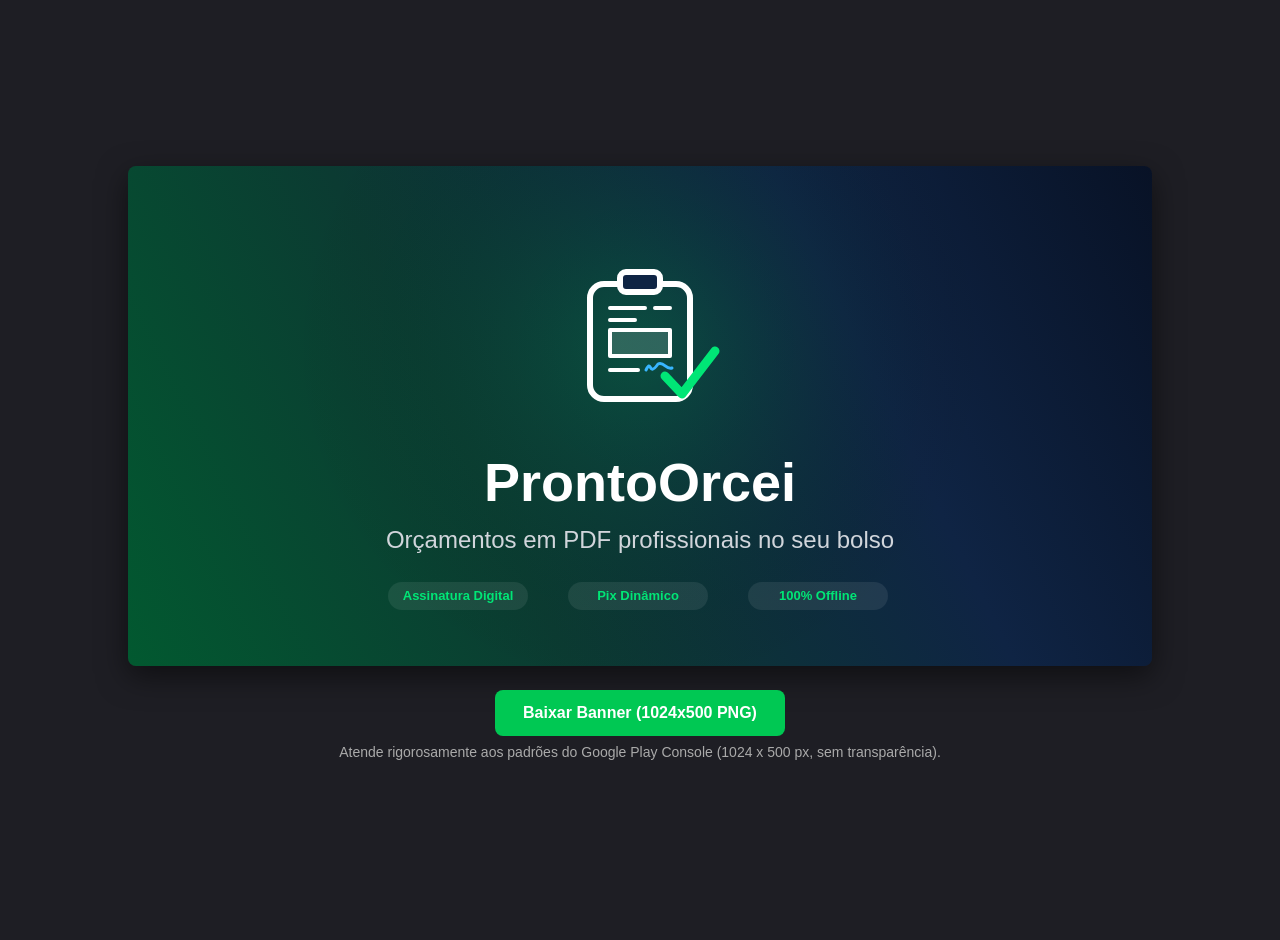
<file: banner.html>
<!DOCTYPE html>
<html lang="pt-BR">

<head>
    <meta charset="UTF-8">
    <title>Gerador de Banner ProntoOrcei (1024x500)</title>
    <style>
        body {
            background: #1e1e24;
            color: #fff;
            font-family: -apple-system, BlinkMacSystemFont, "Segoe UI", Roboto, Helvetica, Arial, sans-serif;
            display: flex;
            flex-direction: column;
            align-items: center;
            justify-content: center;
            min-height: 100vh;
            margin: 0;
            padding: 20px;
        }

        canvas {
            box-shadow: 0 10px 30px rgba(0, 0, 0, 0.5);
            border-radius: 8px;
            max-width: 100%;
            height: auto;
        }

        button {
            margin-top: 24px;
            padding: 14px 28px;
            font-size: 16px;
            font-weight: 600;
            background: #00C853;
            color: #fff;
            border: none;
            border-radius: 8px;
            cursor: pointer;
            transition: background 0.2s, transform 0.1s;
        }

        button:hover {
            background: #00E676;
            transform: translateY(-2px);
        }

        p {
            color: #aaa;
            margin-top: 8px;
            font-size: 14px;
        }
    </style>
</head>

<body>

    <canvas id="banner" width="1024" height="500"></canvas>
    <button id="downloadBtn">Baixar Banner (1024x500 PNG)</button>
    <p>Atende rigorosamente aos padrões do Google Play Console (1024 x 500 px, sem transparência).</p>

    <script>
        const canvas = document.getElementById('banner');
        const ctx = canvas.getContext('2d');

        // 1. Fundo Gradiente (Verde vibrante para azul escuro profundo)
        const gradient = ctx.createLinearGradient(0, 500, 1024, 0);
        gradient.addColorStop(0, '#025930');
        gradient.addColorStop(0.35, '#0b3b32');
        gradient.addColorStop(0.7, '#0f2444');
        gradient.addColorStop(1, '#081226');
        ctx.fillStyle = gradient;
        ctx.fillRect(0, 0, 1024, 500);

        // Efeitos sutis de iluminação de fundo (glow)
        const glow = ctx.createRadialGradient(512, 180, 20, 512, 180, 350);
        glow.addColorStop(0, 'rgba(0, 200, 83, 0.18)');
        glow.addColorStop(1, 'rgba(0, 0, 0, 0)');
        ctx.fillStyle = glow;
        ctx.fillRect(0, 0, 1024, 500);

        // 2. Desenho do Ícone Central (Prancheta estilizada)
        const cx = 512;
        const cy = 160;

        ctx.save();
        ctx.translate(cx - 50, cy - 60);

        // Borda da Prancheta
        ctx.strokeStyle = '#FFFFFF';
        ctx.lineWidth = 6;
        ctx.lineCap = 'round';
        ctx.lineJoin = 'round';

        // Retângulo arredondado do corpo da prancheta
        ctx.beginPath();
        ctx.roundRect(0, 18, 100, 115, 14);
        ctx.stroke();

        // Clipe do topo
        ctx.beginPath();
        ctx.roundRect(30, 6, 40, 20, 6);
        ctx.fillStyle = '#0f2444';
        ctx.fill();
        ctx.stroke();

        // Linhas internas simulando o orçamento/tabela
        ctx.lineWidth = 4;
        ctx.beginPath();
        ctx.moveTo(20, 42); ctx.lineTo(55, 42);
        ctx.moveTo(65, 42); ctx.lineTo(80, 42);
        ctx.moveTo(20, 54); ctx.lineTo(45, 54);
        ctx.stroke();

        // Bloco central destacado (tabela de itens)
        ctx.fillStyle = 'rgba(255, 255, 255, 0.15)';
        ctx.fillRect(20, 64, 60, 26);
        ctx.strokeRect(20, 64, 60, 26);

        // Linha inferior
        ctx.beginPath();
        ctx.moveTo(20, 104); ctx.lineTo(48, 104);
        ctx.stroke();

        // Assinatura estilizada em azul
        ctx.strokeStyle = '#38B6FF';
        ctx.lineWidth = 3;
        ctx.beginPath();
        ctx.moveTo(56, 104);
        ctx.bezierCurveTo(62, 92, 58, 112, 68, 98);
        ctx.bezierCurveTo(74, 95, 76, 104, 82, 102);
        ctx.stroke();

        // Ícone de Check verde (Aprovado / Feito)
        ctx.strokeStyle = '#00E676';
        ctx.lineWidth = 9;
        ctx.beginPath();
        ctx.moveTo(75, 110);
        ctx.lineTo(92, 128);
        ctx.lineTo(125, 85);
        ctx.stroke();

        ctx.restore();

        // 3. Tipografia: Nome do Aplicativo
        ctx.textAlign = 'center';
        ctx.textBaseline = 'middle';
        ctx.fillStyle = '#FFFFFF';
        ctx.font = 'bold 54px -apple-system, BlinkMacSystemFont, "Segoe UI", Roboto, sans-serif';
        ctx.fillText('ProntoOrcei', 512, 320);

        // 4. Tipografia: Frase de Destaque
        ctx.fillStyle = '#D1D5DB';
        ctx.font = '500 24px -apple-system, BlinkMacSystemFont, "Segoe UI", Roboto, sans-serif';
        ctx.fillText('Orçamentos em PDF profissionais no seu bolso', 512, 375);

        // 5. Badges/Tags de Funcionalidades (Rodapé limpo)
        const tags = ['Assinatura Digital', 'Pix Dinâmico', '100% Offline'];
        const startX = 330;
        const tagY = 430;

        ctx.font = '600 13px -apple-system, BlinkMacSystemFont, "Segoe UI", Roboto, sans-serif';
        tags.forEach((tag, idx) => {
            const x = startX + (idx * 180);

            // Fundo do badge
            ctx.fillStyle = 'rgba(255, 255, 255, 0.08)';
            ctx.beginPath();
            ctx.roundRect(x - 70, tagY - 14, 140, 28, 14);
            ctx.fill();

            // Texto do badge
            ctx.fillStyle = '#00E676';
            ctx.fillText(tag, x, tagY);
        });

        // Função de Download do PNG
        document.getElementById('downloadBtn').addEventListener('click', () => {
            const link = document.createElement('a');
            link.download = 'feature-graphic-prontoorcei.png';
            link.href = canvas.toDataURL('image/png');
            link.click();
        });
    </script>
</body>

</html>
</file>
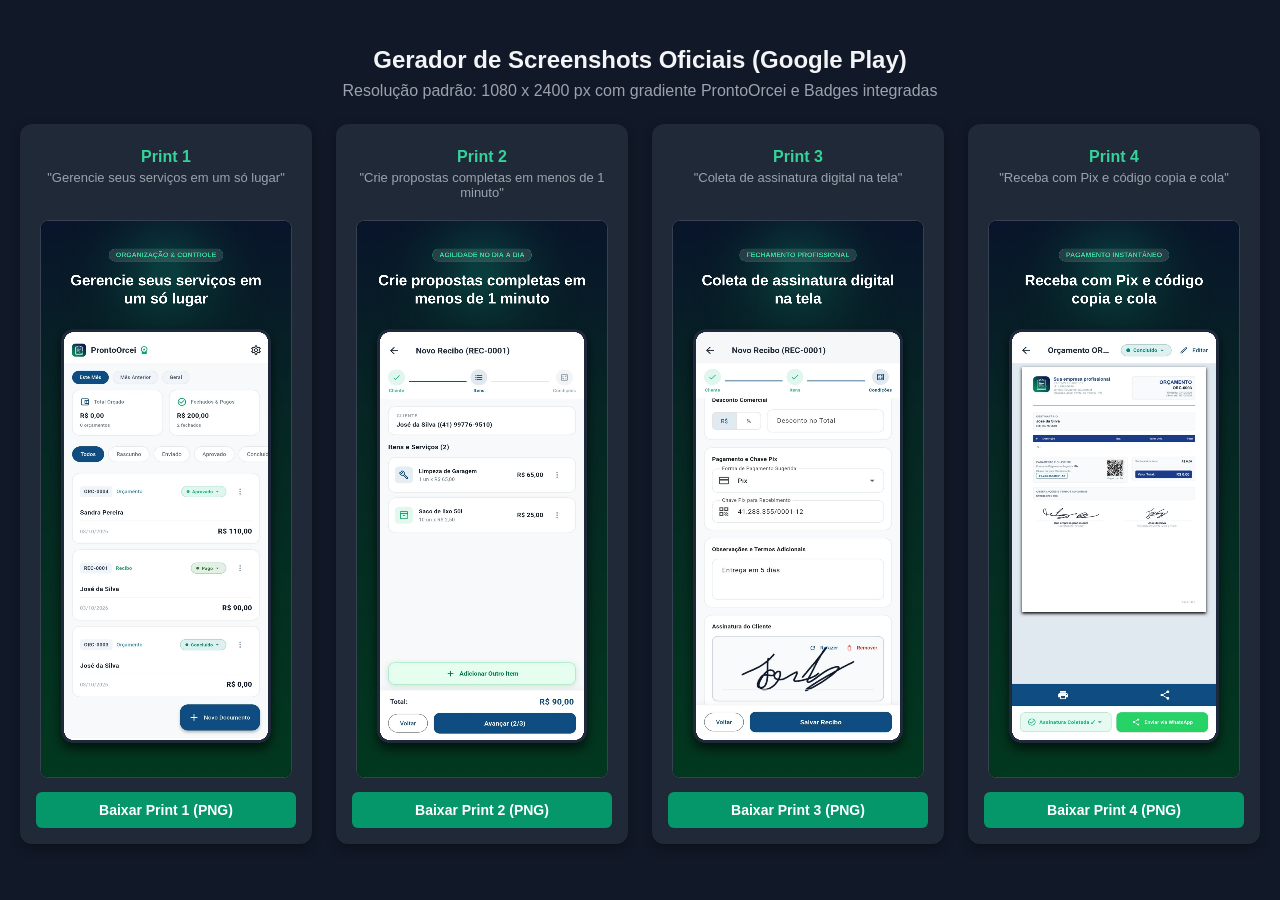
<file: screenshots_generator.html>
<!DOCTYPE html>
<html lang="pt-BR">

<head>
    <meta charset="UTF-8">
    <title>Gerador de Prints com Badges - ProntoOrcei</title>
    <style>
        body {
            background: #111827;
            color: #f3f4f6;
            font-family: -apple-system, BlinkMacSystemFont, "Segoe UI", Roboto, sans-serif;
            margin: 0;
            padding: 30px 20px;
            display: flex;
            flex-direction: column;
            align-items: center;
        }

        h1 {
            font-size: 24px;
            margin-bottom: 8px;
        }

        p {
            color: #9ca3af;
            margin-top: 0;
            margin-bottom: 24px;
        }

        .grid {
            display: grid;
            grid-template-columns: repeat(auto-fit, minmax(280px, 1fr));
            gap: 24px;
            width: 100%;
            max-width: 1300px;
        }

        .card {
            background: #1f2937;
            border-radius: 12px;
            padding: 16px;
            display: flex;
            flex-direction: column;
            align-items: center;
            box-shadow: 0 4px 12px rgba(0, 0, 0, 0.3);
        }

        .card h3 {
            margin: 8px 0 4px 0;
            font-size: 16px;
            color: #34d399;
        }

        .card span {
            font-size: 13px;
            color: #9ca3af;
            text-align: center;
            margin-bottom: 12px;
            height: 38px;
        }

        canvas {
            width: 100%;
            max-width: 250px;
            height: auto;
            border-radius: 8px;
            border: 1px solid #374151;
            background: #000;
        }

        button {
            margin-top: 14px;
            width: 100%;
            padding: 10px;
            font-size: 14px;
            font-weight: 600;
            background: #059669;
            color: white;
            border: none;
            border-radius: 6px;
            cursor: pointer;
            transition: background 0.2s;
        }

        button:hover {
            background: #10b981;
        }
    </style>
</head>

<body>

    <h1>Gerador de Screenshots Oficiais (Google Play)</h1>
    <p>Resolução padrão: 1080 x 2400 px com gradiente ProntoOrcei e Badges integradas</p>

    <div class="grid">
        <!-- Print 1 -->
        <div class="card">
            <h3>Print 1</h3>
            <span>"Gerencie seus serviços em um só lugar"</span>
            <canvas id="canvas1" width="1080" height="2400"></canvas>
            <button onclick="downloadScreenshot('canvas1', '01_prontoorcei_gestao.png')">Baixar Print 1 (PNG)</button>
        </div>

        <!-- Print 2 -->
        <div class="card">
            <h3>Print 2</h3>
            <span>"Crie propostas completas em menos de 1 minuto"</span>
            <canvas id="canvas2" width="1080" height="2400"></canvas>
            <button onclick="downloadScreenshot('canvas2', '02_prontoorcei_itens.png')">Baixar Print 2 (PNG)</button>
        </div>

        <!-- Print 3 -->
        <div class="card">
            <h3>Print 3</h3>
            <span>"Coleta de assinatura digital na tela"</span>
            <canvas id="canvas3" width="1080" height="2400"></canvas>
            <button onclick="downloadScreenshot('canvas3', '03_prontoorcei_assinatura.png')">Baixar Print 3
                (PNG)</button>
        </div>

        <!-- Print 4 -->
        <div class="card">
            <h3>Print 4</h3>
            <span>"Receba com Pix e código copia e cola"</span>
            <canvas id="canvas4" width="1080" height="2400"></canvas>
            <button onclick="downloadScreenshot('canvas4', '04_prontoorcei_pix.png')">Baixar Print 4 (PNG)</button>
        </div>
    </div>

    <script>
        const items = [
            {
                canvasId: 'canvas1',
                title: 'Gerencie seus serviços em um só lugar',
                badge: 'ORGANIZAÇÃO & CONTROLE',
                imgSrc: 'Print01.jpeg'
            },
            {
                canvasId: 'canvas2',
                title: 'Crie propostas completas em menos de 1 minuto',
                badge: 'AGILIDADE NO DIA A DIA',
                imgSrc: 'Print02.jpeg'
            },
            {
                canvasId: 'canvas3',
                title: 'Coleta de assinatura digital na tela',
                badge: 'FECHAMENTO PROFISSIONAL',
                imgSrc: 'Print03.jpeg'
            },
            {
                canvasId: 'canvas4',
                title: 'Receba com Pix e código copia e cola',
                badge: 'PAGAMENTO INSTANTÂNEO',
                imgSrc: 'Print04.jpeg'
            }
        ];

        function renderScreen(item) {
            const canvas = document.getElementById(item.canvasId);
            const ctx = canvas.getContext('2d');
            const W = 1080;
            const H = 2400;

            // 1. Fundo com gradiente da marca
            const grad = ctx.createLinearGradient(0, 0, 0, H);
            grad.addColorStop(0, '#09152b');
            grad.addColorStop(0.35, '#062624');
            grad.addColorStop(1, '#02381f');
            ctx.fillStyle = grad;
            ctx.fillRect(0, 0, W, H);

            // Efeito de iluminação suave no topo
            const glow = ctx.createRadialGradient(W / 2, 220, 50, W / 2, 220, 500);
            glow.addColorStop(0, 'rgba(16, 185, 129, 0.22)');
            glow.addColorStop(1, 'rgba(0,0,0,0)');
            ctx.fillStyle = glow;
            ctx.fillRect(0, 0, W, 600);

            // 2. Badge Superior (Tag)
            const badgeText = item.badge;
            ctx.font = 'bold 30px -apple-system, BlinkMacSystemFont, "Segoe UI", Roboto, sans-serif';
            const badgeWidth = ctx.measureText(badgeText).width + 60;
            const badgeX = (W - badgeWidth) / 2;
            const badgeY = 120;

            ctx.fillStyle = 'rgba(255, 255, 255, 0.12)';
            ctx.beginPath();
            ctx.roundRect(badgeX, badgeY, badgeWidth, 54, 27);
            ctx.fill();
            ctx.strokeStyle = 'rgba(52, 211, 153, 0.4)';
            ctx.lineWidth = 2;
            ctx.stroke();

            ctx.fillStyle = '#34d399';
            ctx.textAlign = 'center';
            ctx.textBaseline = 'middle';
            ctx.fillText(badgeText, W / 2, badgeY + 28);

            // 3. Título Principal da Badge
            ctx.fillStyle = '#FFFFFF';
            ctx.font = 'bold 64px -apple-system, BlinkMacSystemFont, "Segoe UI", Roboto, sans-serif';

            // Quebra automática de linha caso ultrapasse a largura
            wrapText(ctx, item.title, W / 2, 260, 940, 78);

            // 4. Carregar imagem do app
            const img = new Image();
            img.crossOrigin = 'anonymous';
            img.src = item.imgSrc;
            img.onload = () => {
                const phoneW = 880;
                const phoneH = 1760;
                const phoneX = (W - phoneW) / 2;
                const phoneY = 480;

                // Sombra do celular
                ctx.save();
                ctx.shadowColor = 'rgba(0, 0, 0, 0.65)';
                ctx.shadowBlur = 50;
                ctx.shadowOffsetY = 25;

                // Moldura do Celular
                ctx.fillStyle = '#1e293b';
                ctx.beginPath();
                ctx.roundRect(phoneX - 12, phoneY - 12, phoneW + 24, phoneH + 24, 48);
                ctx.fill();
                ctx.restore();

                // Recorte com cantos arredondados para encaixar o print
                ctx.save();
                ctx.beginPath();
                ctx.roundRect(phoneX, phoneY, phoneW, phoneH, 40);
                ctx.clip();
                ctx.drawImage(img, phoneX, phoneY, phoneW, phoneH);
                ctx.restore();
            };
        }

        function wrapText(ctx, text, x, y, maxWidth, lineHeight) {
            const words = text.split(' ');
            let line = '';
            let currentY = y;

            for (let n = 0; n < words.length; n++) {
                const testLine = line + words[n] + ' ';
                const metrics = ctx.measureText(testLine);
                const testWidth = metrics.width;
                if (testWidth > maxWidth && n > 0) {
                    ctx.fillText(line.trim(), x, currentY);
                    line = words[n] + ' ';
                    currentY += lineHeight;
                } else {
                    line = testLine;
                }
            }
            ctx.fillText(line.trim(), x, currentY);
        }

        function downloadScreenshot(canvasId, filename) {
            const canvas = document.getElementById(canvasId);
            const link = document.createElement('a');
            link.download = filename;
            link.href = canvas.toDataURL('image/png');
            link.click();
        }

        // Inicializa todos os itens
        items.forEach(renderScreen);
    </script>
</body>

</html>
</file>
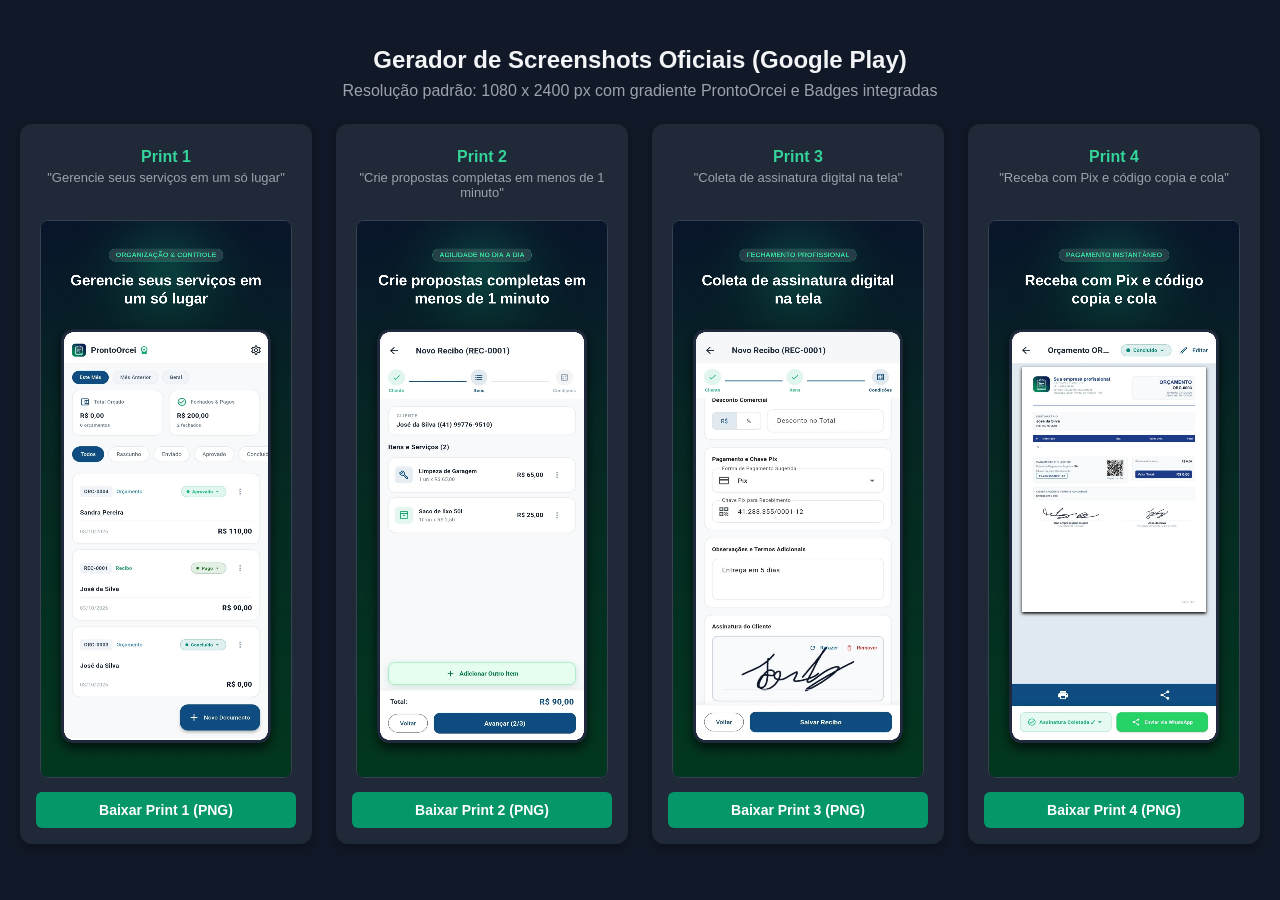
<file: tools/screenshots_generator.html>
<!DOCTYPE html>
<html lang="pt-BR">

<head>
    <meta charset="UTF-8">
    <title>Gerador de Prints com Badges - ProntoOrcei</title>
    <style>
        body {
            background: #111827;
            color: #f3f4f6;
            font-family: -apple-system, BlinkMacSystemFont, "Segoe UI", Roboto, sans-serif;
            margin: 0;
            padding: 30px 20px;
            display: flex;
            flex-direction: column;
            align-items: center;
        }

        h1 {
            font-size: 24px;
            margin-bottom: 8px;
        }

        p {
            color: #9ca3af;
            margin-top: 0;
            margin-bottom: 24px;
        }

        .grid {
            display: grid;
            grid-template-columns: repeat(auto-fit, minmax(280px, 1fr));
            gap: 24px;
            width: 100%;
            max-width: 1300px;
        }

        .card {
            background: #1f2937;
            border-radius: 12px;
            padding: 16px;
            display: flex;
            flex-direction: column;
            align-items: center;
            box-shadow: 0 4px 12px rgba(0, 0, 0, 0.3);
        }

        .card h3 {
            margin: 8px 0 4px 0;
            font-size: 16px;
            color: #34d399;
        }

        .card span {
            font-size: 13px;
            color: #9ca3af;
            text-align: center;
            margin-bottom: 12px;
            height: 38px;
        }

        canvas {
            width: 100%;
            max-width: 250px;
            height: auto;
            border-radius: 8px;
            border: 1px solid #374151;
            background: #000;
        }

        button {
            margin-top: 14px;
            width: 100%;
            padding: 10px;
            font-size: 14px;
            font-weight: 600;
            background: #059669;
            color: white;
            border: none;
            border-radius: 6px;
            cursor: pointer;
            transition: background 0.2s;
        }

        button:hover {
            background: #10b981;
        }
    </style>
</head>

<body>

    <h1>Gerador de Screenshots Oficiais (Google Play)</h1>
    <p>Resolução padrão: 1080 x 2400 px com gradiente ProntoOrcei e Badges integradas</p>

    <div class="grid">
        <!-- Print 1 -->
        <div class="card">
            <h3>Print 1</h3>
            <span>"Gerencie seus serviços em um só lugar"</span>
            <canvas id="canvas1" width="1080" height="2400"></canvas>
            <button onclick="downloadScreenshot('canvas1', '01_prontoorcei_gestao.png')">Baixar Print 1 (PNG)</button>
        </div>

        <!-- Print 2 -->
        <div class="card">
            <h3>Print 2</h3>
            <span>"Crie propostas completas em menos de 1 minuto"</span>
            <canvas id="canvas2" width="1080" height="2400"></canvas>
            <button onclick="downloadScreenshot('canvas2', '02_prontoorcei_itens.png')">Baixar Print 2 (PNG)</button>
        </div>

        <!-- Print 3 -->
        <div class="card">
            <h3>Print 3</h3>
            <span>"Coleta de assinatura digital na tela"</span>
            <canvas id="canvas3" width="1080" height="2400"></canvas>
            <button onclick="downloadScreenshot('canvas3', '03_prontoorcei_assinatura.png')">Baixar Print 3
                (PNG)</button>
        </div>

        <!-- Print 4 -->
        <div class="card">
            <h3>Print 4</h3>
            <span>"Receba com Pix e código copia e cola"</span>
            <canvas id="canvas4" width="1080" height="2400"></canvas>
            <button onclick="downloadScreenshot('canvas4', '04_prontoorcei_pix.png')">Baixar Print 4 (PNG)</button>
        </div>
    </div>

    <script>
        const items = [
            {
                canvasId: 'canvas1',
                title: 'Gerencie seus serviços em um só lugar',
                badge: 'ORGANIZAÇÃO & CONTROLE',
                imgSrc: '../assets/images/Print01.jpeg'
            },
            {
                canvasId: 'canvas2',
                title: 'Crie propostas completas em menos de 1 minuto',
                badge: 'AGILIDADE NO DIA A DIA',
                imgSrc: '../assets/images/Print02.jpeg'
            },
            {
                canvasId: 'canvas3',
                title: 'Coleta de assinatura digital na tela',
                badge: 'FECHAMENTO PROFISSIONAL',
                imgSrc: '../assets/images/Print03.jpeg'
            },
            {
                canvasId: 'canvas4',
                title: 'Receba com Pix e código copia e cola',
                badge: 'PAGAMENTO INSTANTÂNEO',
                imgSrc: '../assets/images/Print04.jpeg'
            }
        ];

        function renderScreen(item) {
            const canvas = document.getElementById(item.canvasId);
            const ctx = canvas.getContext('2d');
            const W = 1080;
            const H = 2400;

            // 1. Fundo com gradiente da marca
            const grad = ctx.createLinearGradient(0, 0, 0, H);
            grad.addColorStop(0, '#09152b');
            grad.addColorStop(0.35, '#062624');
            grad.addColorStop(1, '#02381f');
            ctx.fillStyle = grad;
            ctx.fillRect(0, 0, W, H);

            // Efeito de iluminação suave no topo
            const glow = ctx.createRadialGradient(W / 2, 220, 50, W / 2, 220, 500);
            glow.addColorStop(0, 'rgba(16, 185, 129, 0.22)');
            glow.addColorStop(1, 'rgba(0,0,0,0)');
            ctx.fillStyle = glow;
            ctx.fillRect(0, 0, W, 600);

            // 2. Badge Superior (Tag)
            const badgeText = item.badge;
            ctx.font = 'bold 30px -apple-system, BlinkMacSystemFont, "Segoe UI", Roboto, sans-serif';
            const badgeWidth = ctx.measureText(badgeText).width + 60;
            const badgeX = (W - badgeWidth) / 2;
            const badgeY = 120;

            ctx.fillStyle = 'rgba(255, 255, 255, 0.12)';
            ctx.beginPath();
            ctx.roundRect(badgeX, badgeY, badgeWidth, 54, 27);
            ctx.fill();
            ctx.strokeStyle = 'rgba(52, 211, 153, 0.4)';
            ctx.lineWidth = 2;
            ctx.stroke();

            ctx.fillStyle = '#34d399';
            ctx.textAlign = 'center';
            ctx.textBaseline = 'middle';
            ctx.fillText(badgeText, W / 2, badgeY + 28);

            // 3. Título Principal da Badge
            ctx.fillStyle = '#FFFFFF';
            ctx.font = 'bold 64px -apple-system, BlinkMacSystemFont, "Segoe UI", Roboto, sans-serif';

            // Quebra automática de linha caso ultrapasse a largura
            wrapText(ctx, item.title, W / 2, 260, 940, 78);

            // 4. Carregar imagem do app
            const img = new Image();
            img.crossOrigin = 'anonymous';
            img.src = item.imgSrc;
            img.onload = () => {
                const phoneW = 880;
                const phoneH = 1760;
                const phoneX = (W - phoneW) / 2;
                const phoneY = 480;

                // Sombra do celular
                ctx.save();
                ctx.shadowColor = 'rgba(0, 0, 0, 0.65)';
                ctx.shadowBlur = 50;
                ctx.shadowOffsetY = 25;

                // Moldura do Celular
                ctx.fillStyle = '#1e293b';
                ctx.beginPath();
                ctx.roundRect(phoneX - 12, phoneY - 12, phoneW + 24, phoneH + 24, 48);
                ctx.fill();
                ctx.restore();

                // Recorte com cantos arredondados para encaixar o print
                ctx.save();
                ctx.beginPath();
                ctx.roundRect(phoneX, phoneY, phoneW, phoneH, 40);
                ctx.clip();
                ctx.drawImage(img, phoneX, phoneY, phoneW, phoneH);
                ctx.restore();
            };
        }

        function wrapText(ctx, text, x, y, maxWidth, lineHeight) {
            const words = text.split(' ');
            let line = '';
            let currentY = y;

            for (let n = 0; n < words.length; n++) {
                const testLine = line + words[n] + ' ';
                const metrics = ctx.measureText(testLine);
                const testWidth = metrics.width;
                if (testWidth > maxWidth && n > 0) {
                    ctx.fillText(line.trim(), x, currentY);
                    line = words[n] + ' ';
                    currentY += lineHeight;
                } else {
                    line = testLine;
                }
            }
            ctx.fillText(line.trim(), x, currentY);
        }

        function downloadScreenshot(canvasId, filename) {
            const canvas = document.getElementById(canvasId);
            const link = document.createElement('a');
            link.download = filename;
            link.href = canvas.toDataURL('image/png');
            link.click();
        }

        // Inicializa todos os itens
        items.forEach(renderScreen);
    </script>
</body>

</html>
</file>
